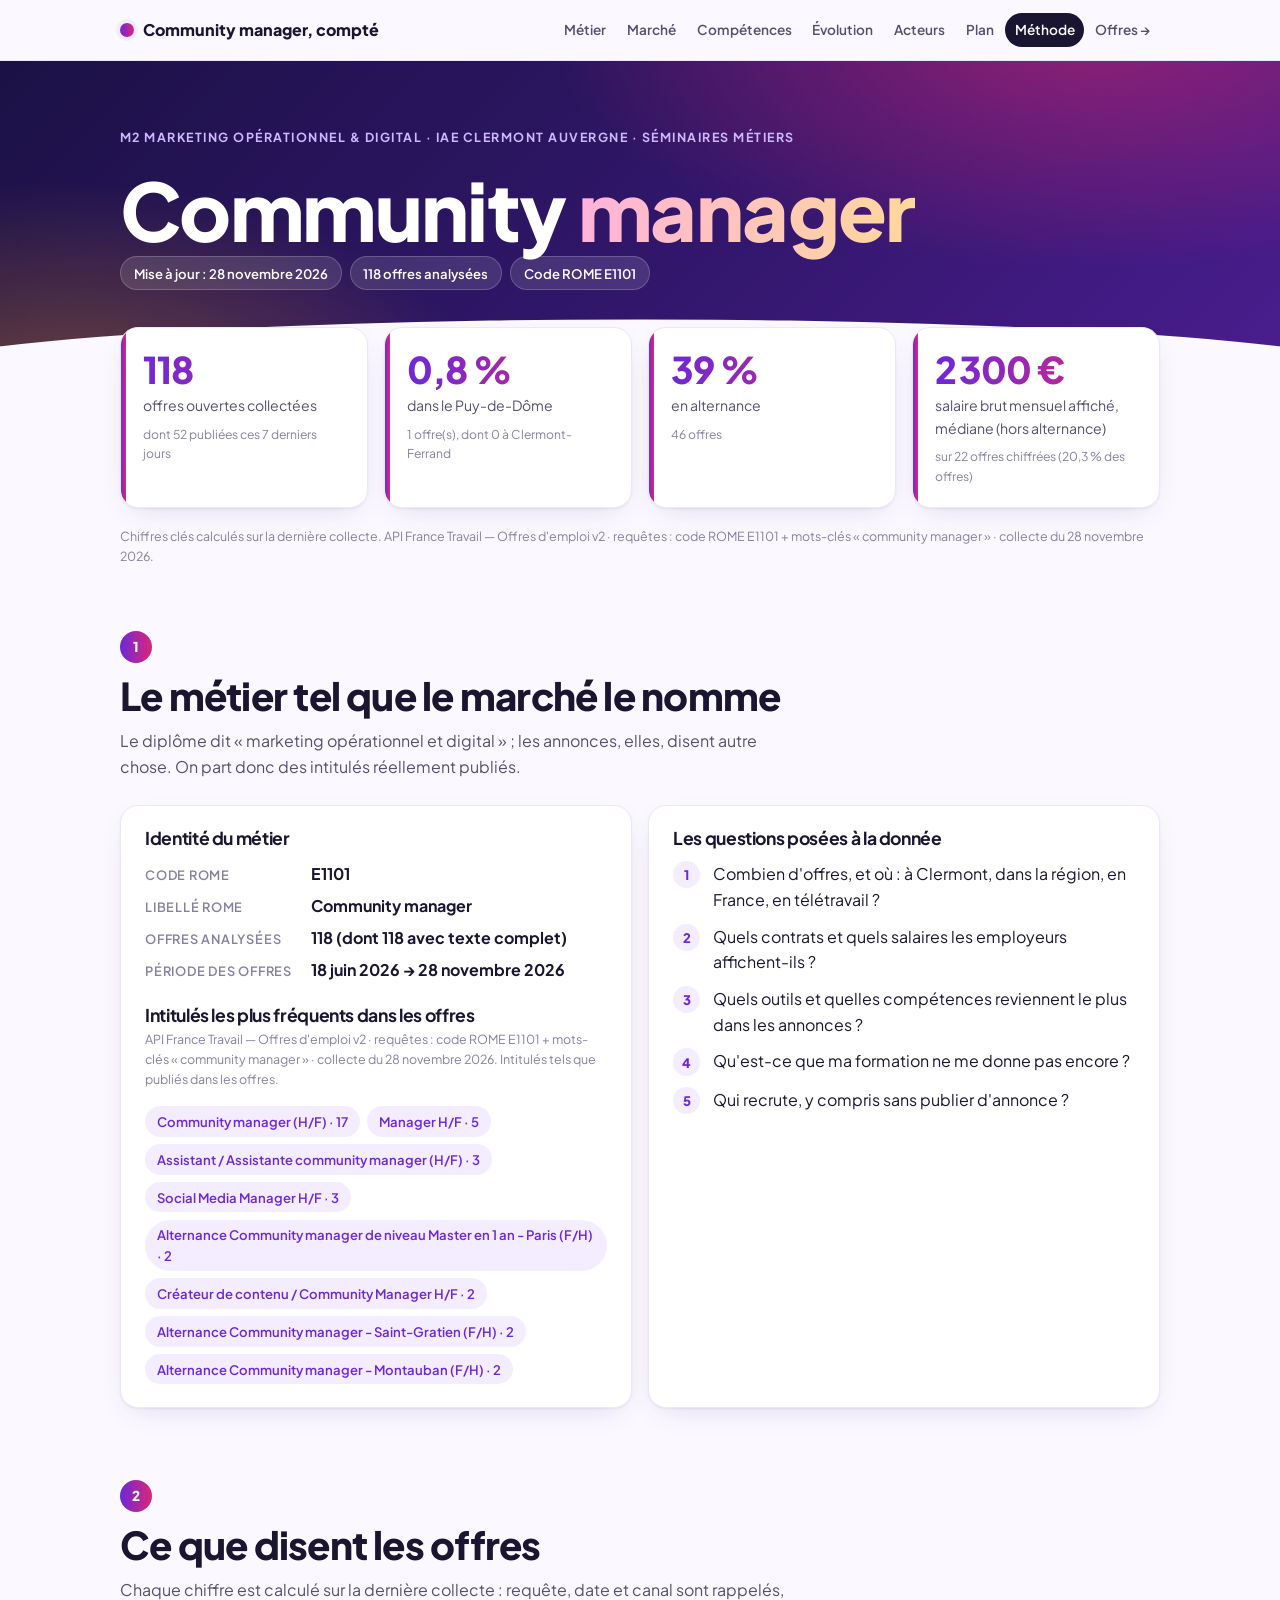
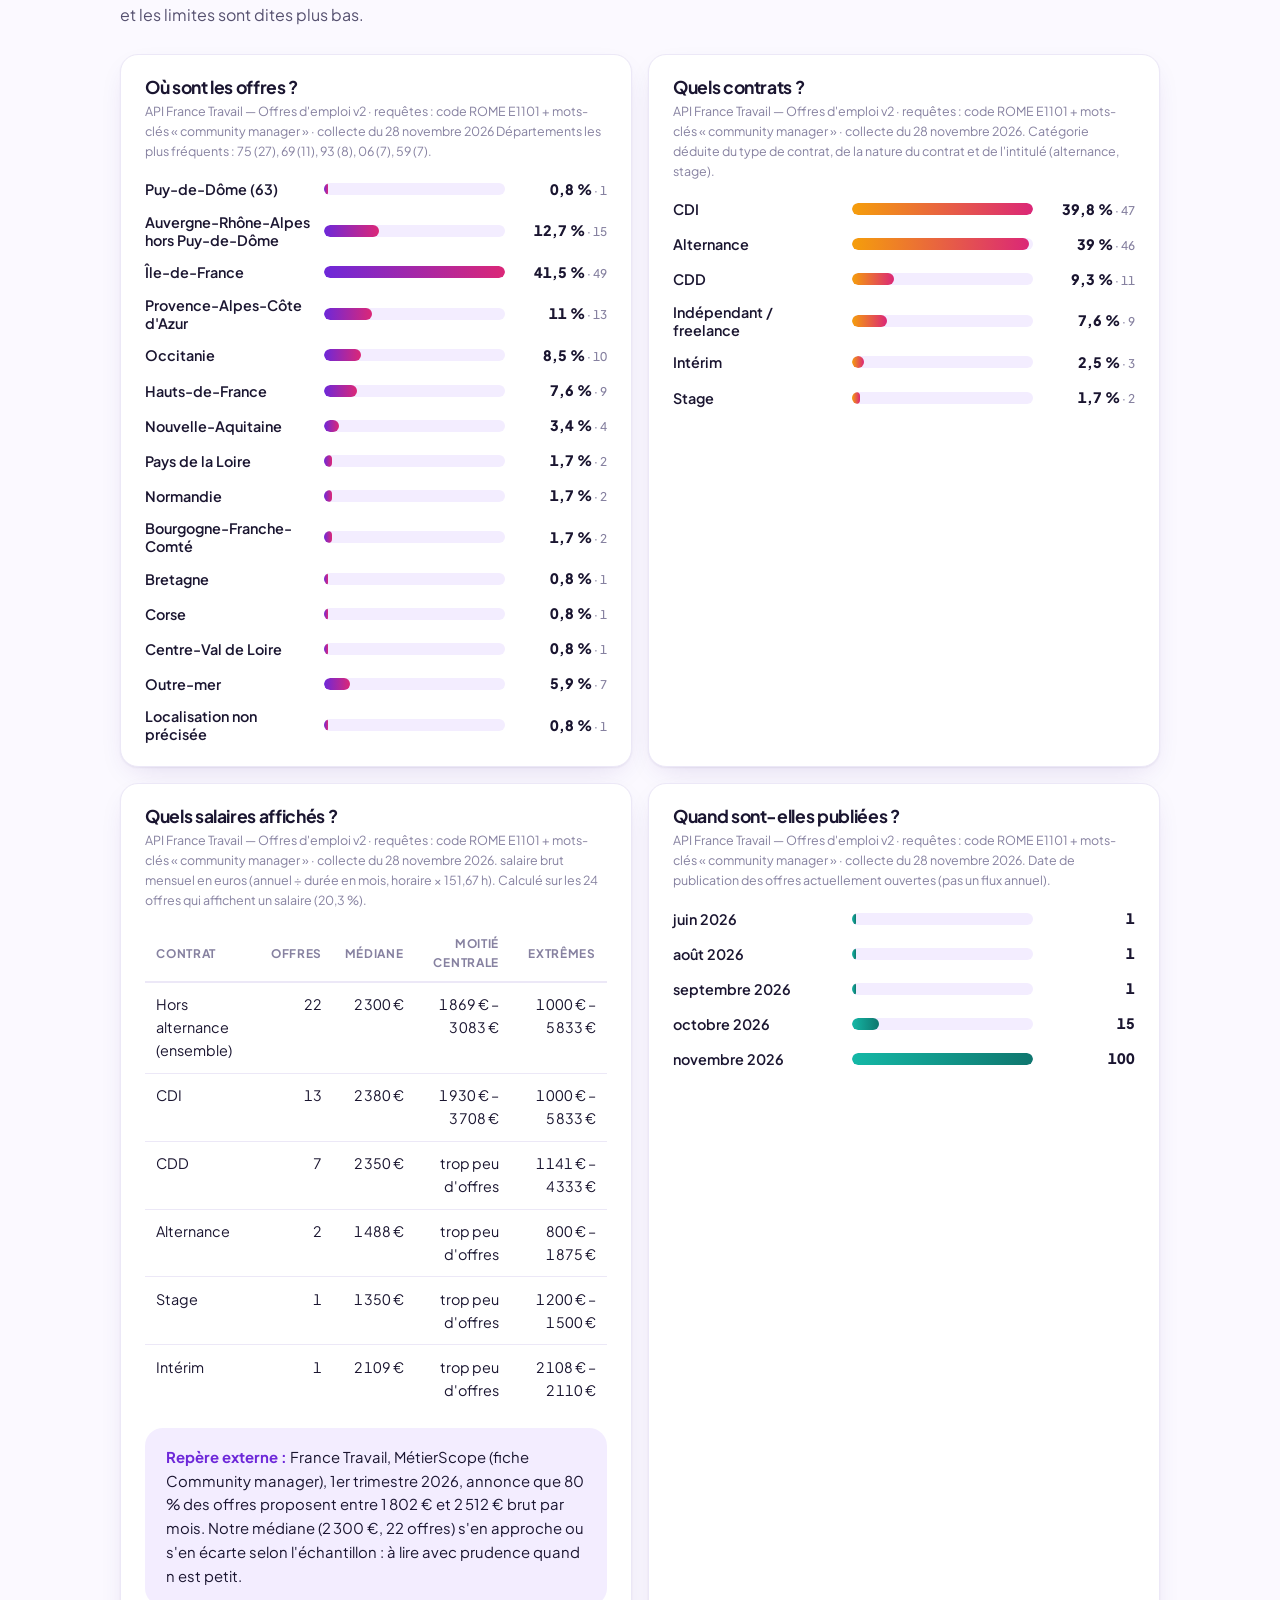
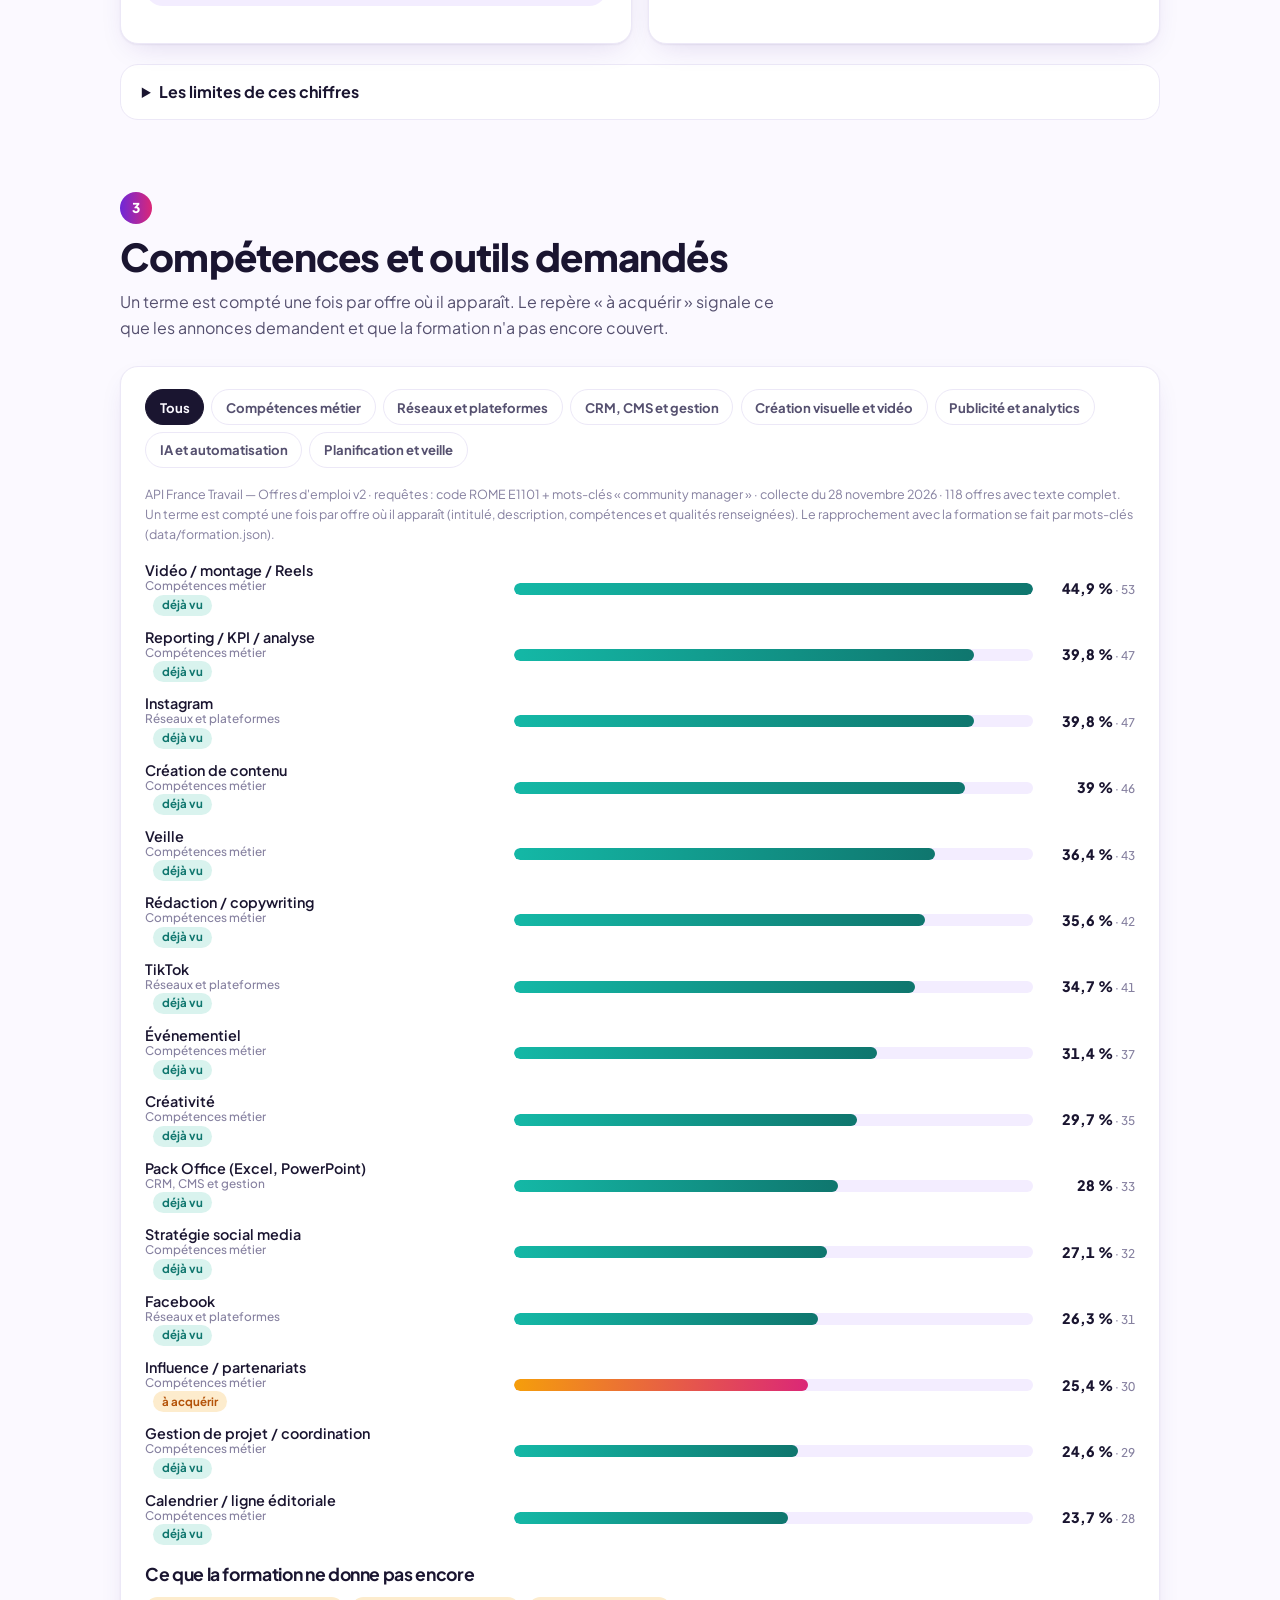
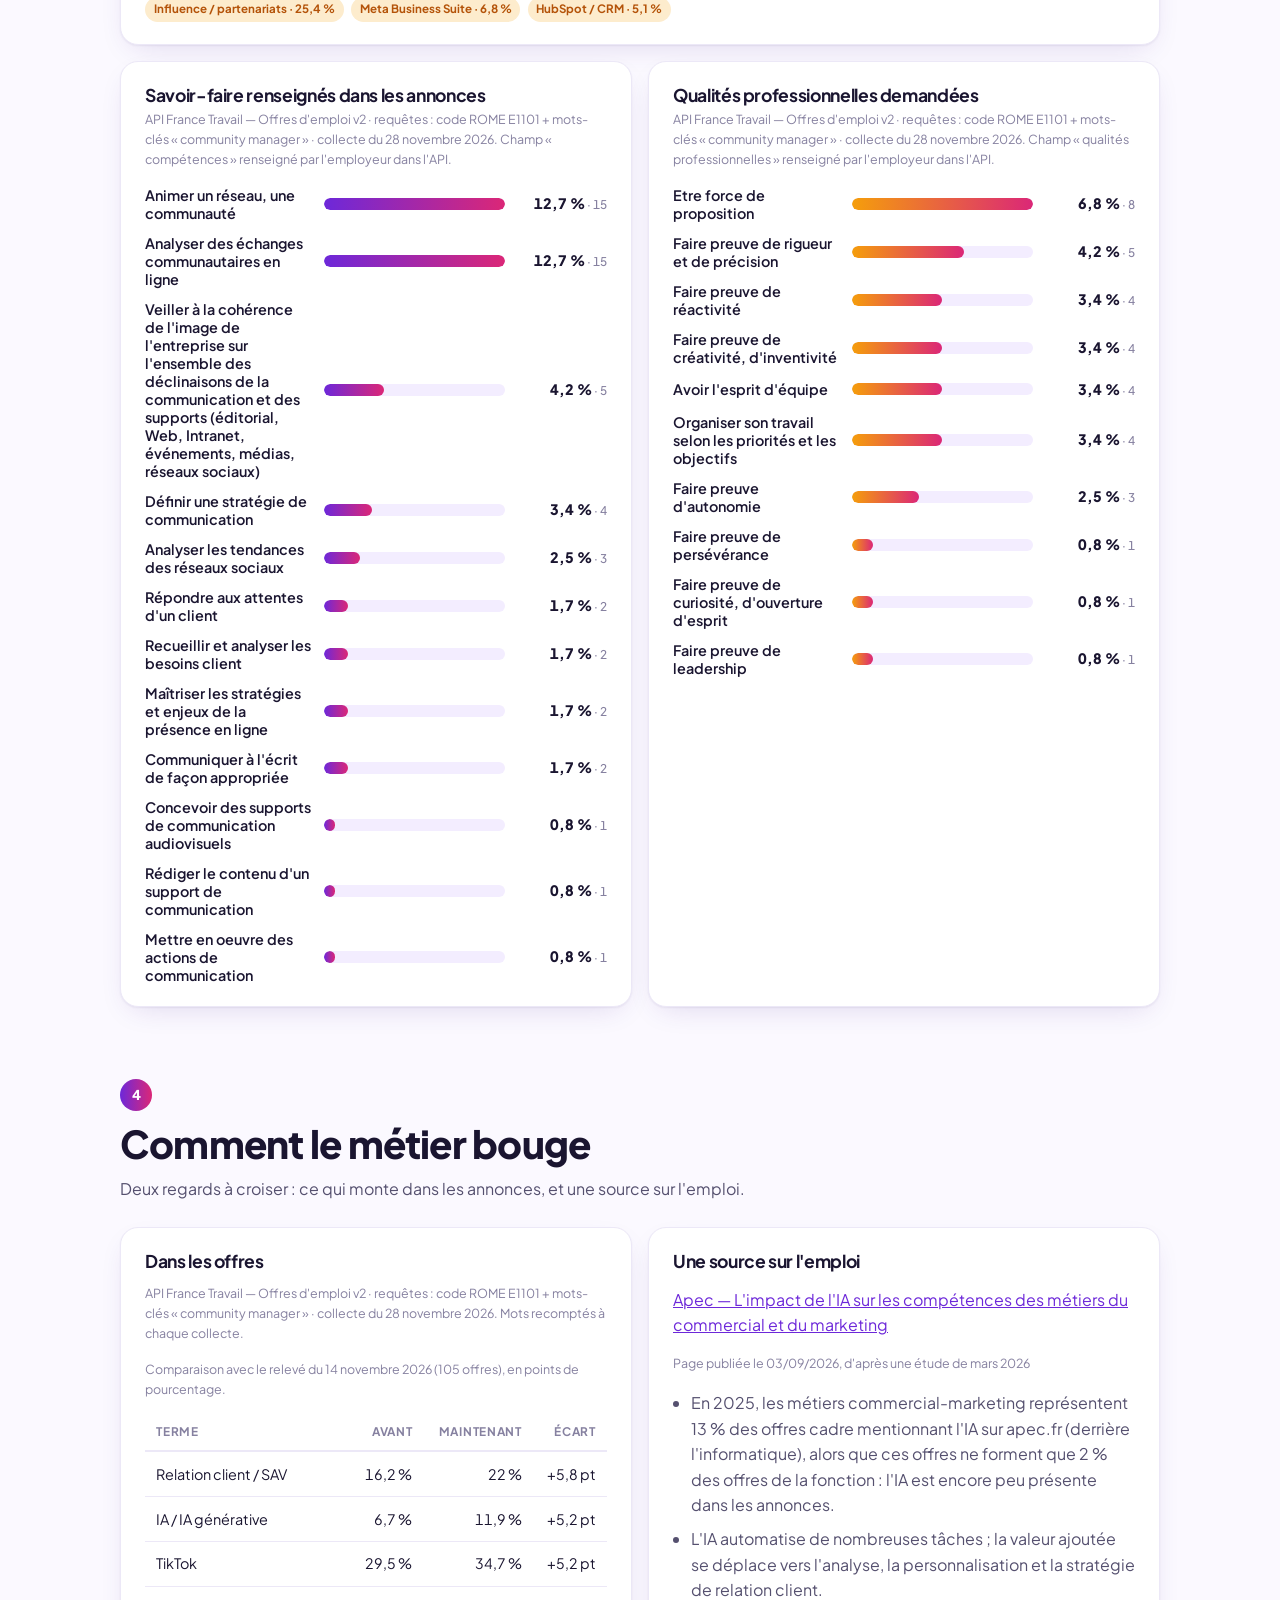
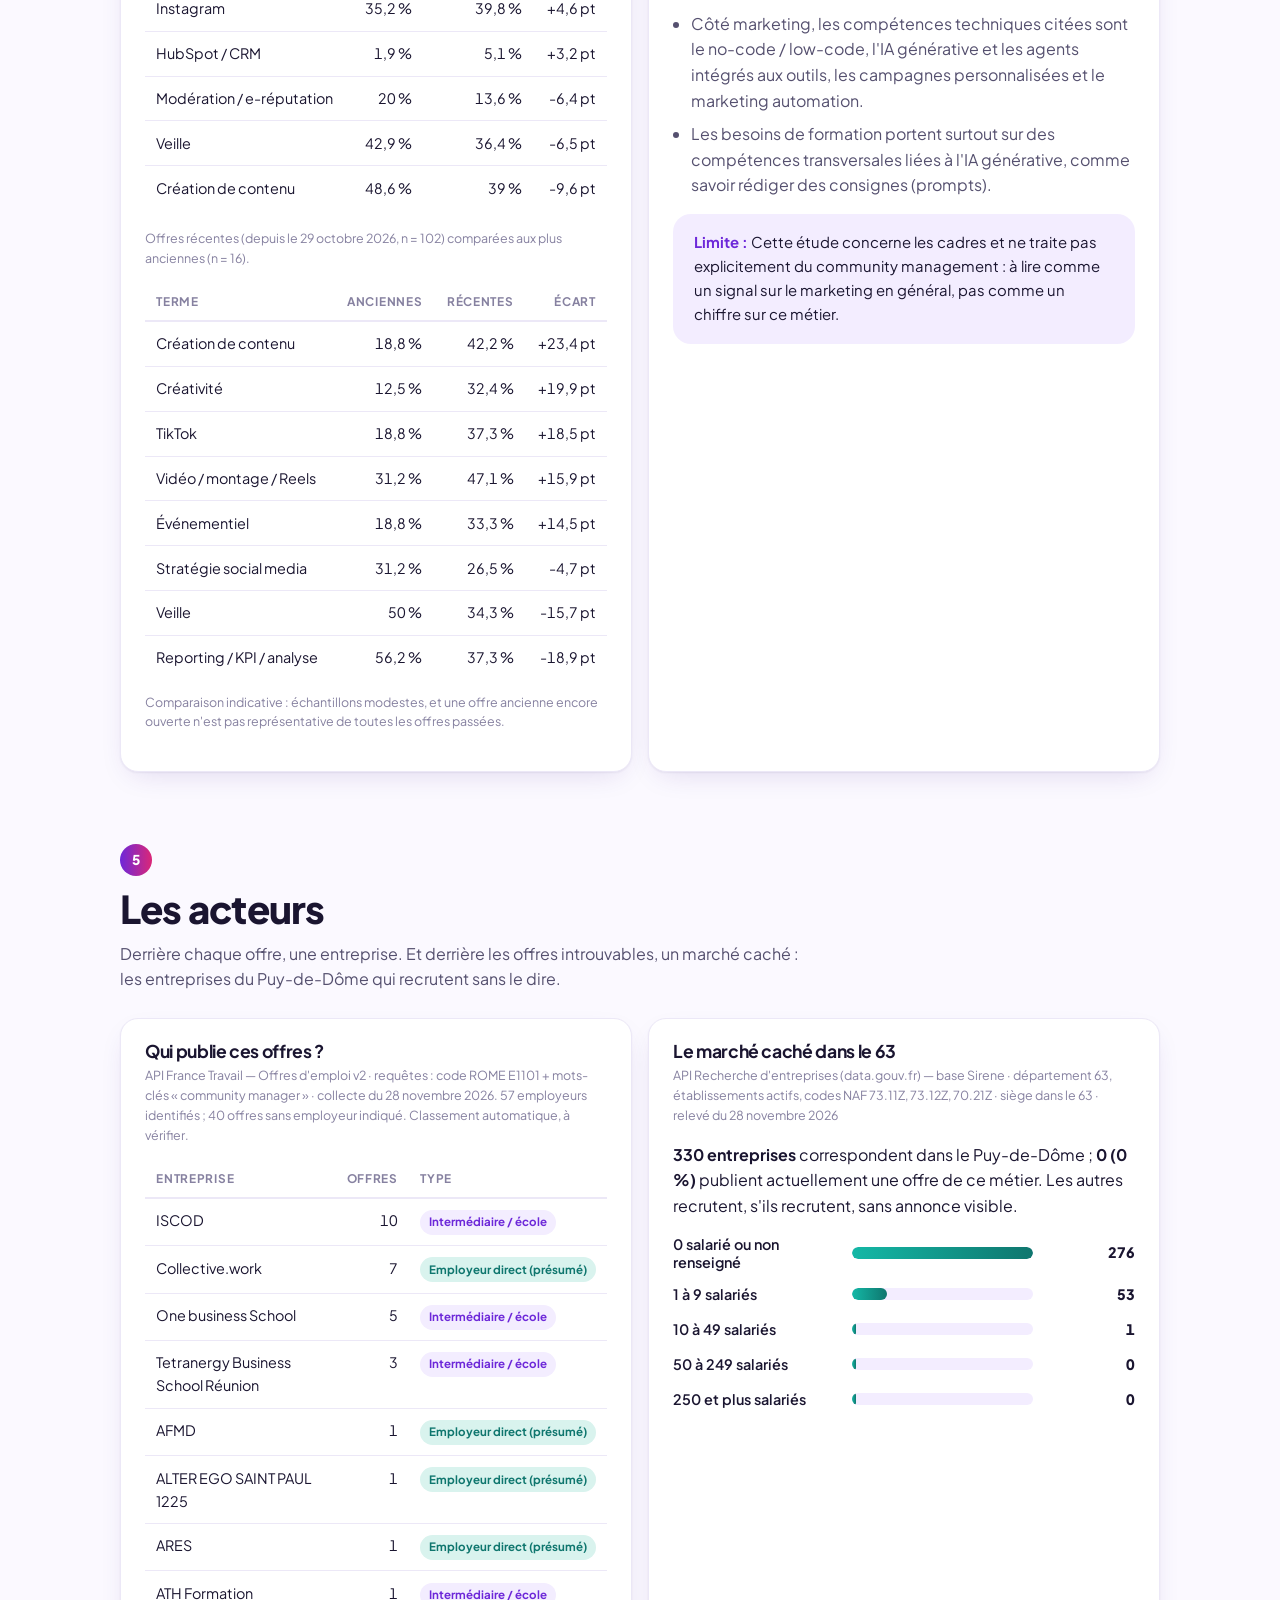
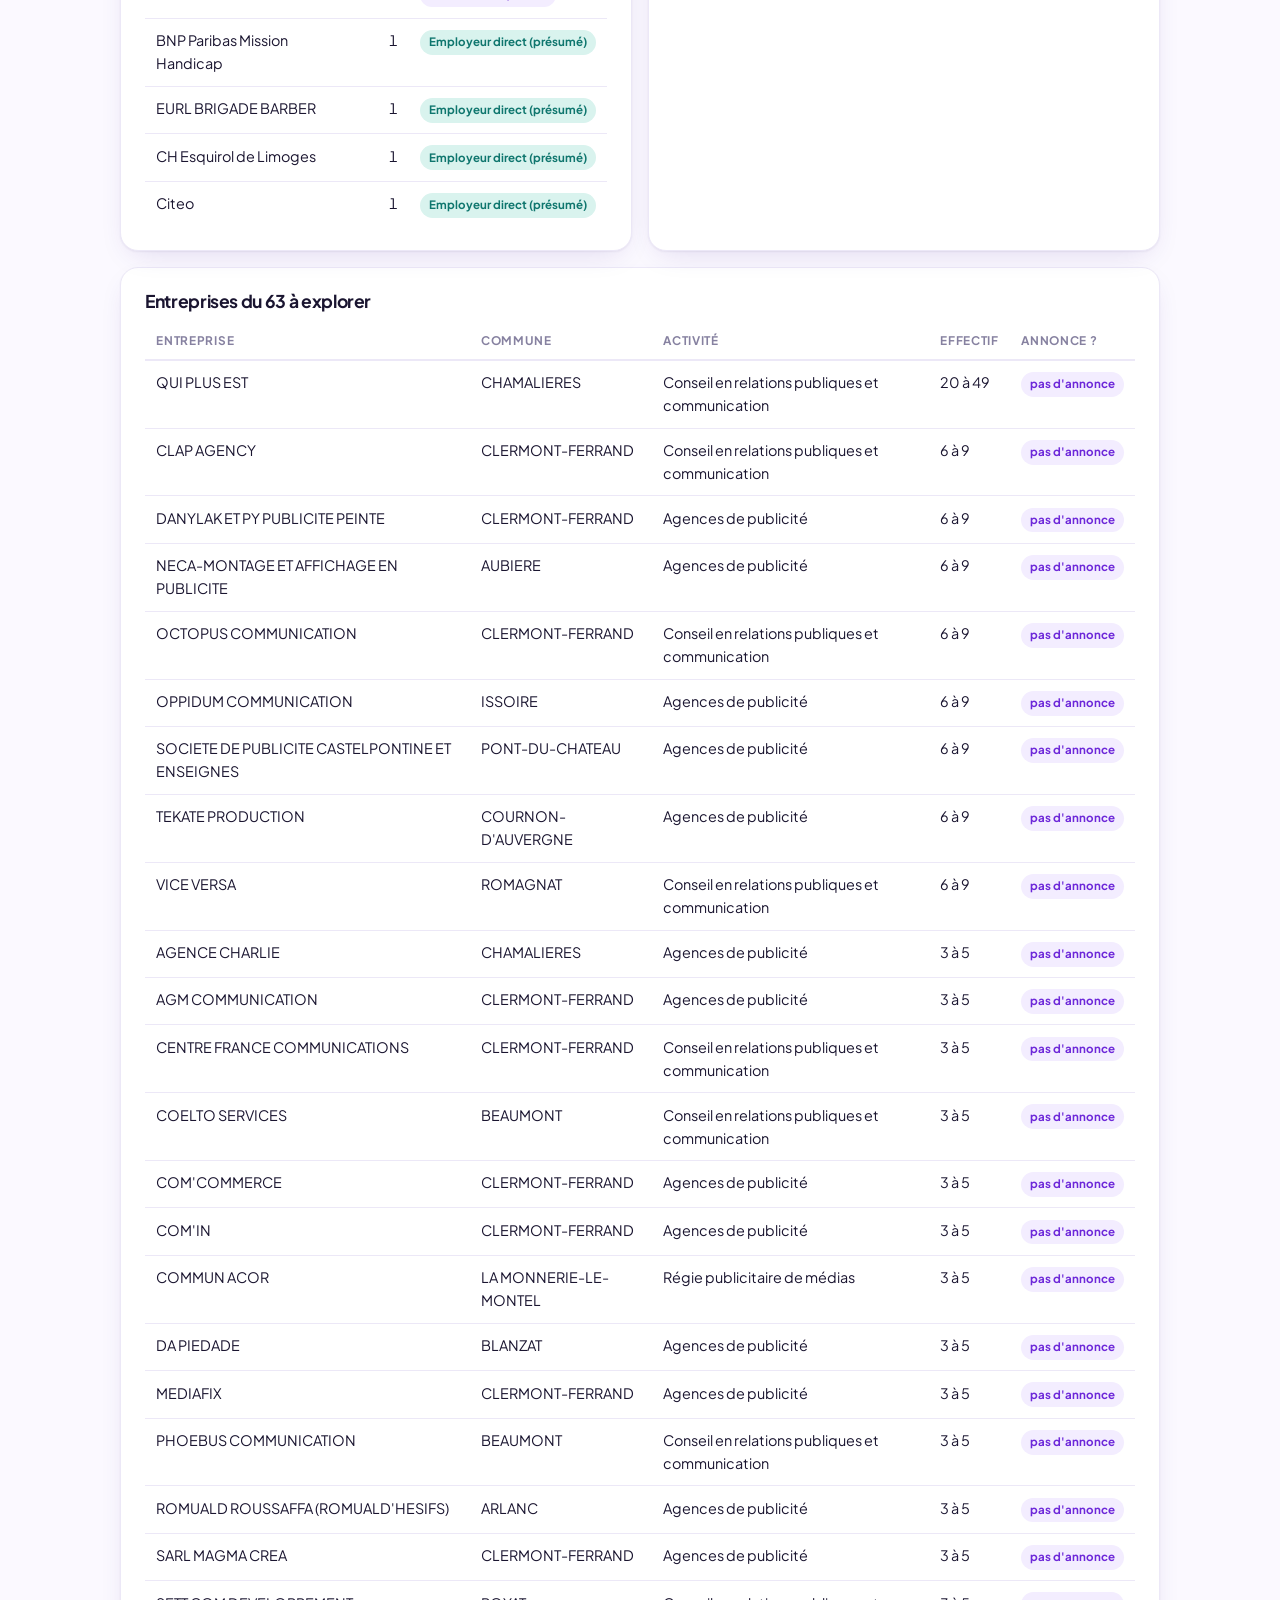
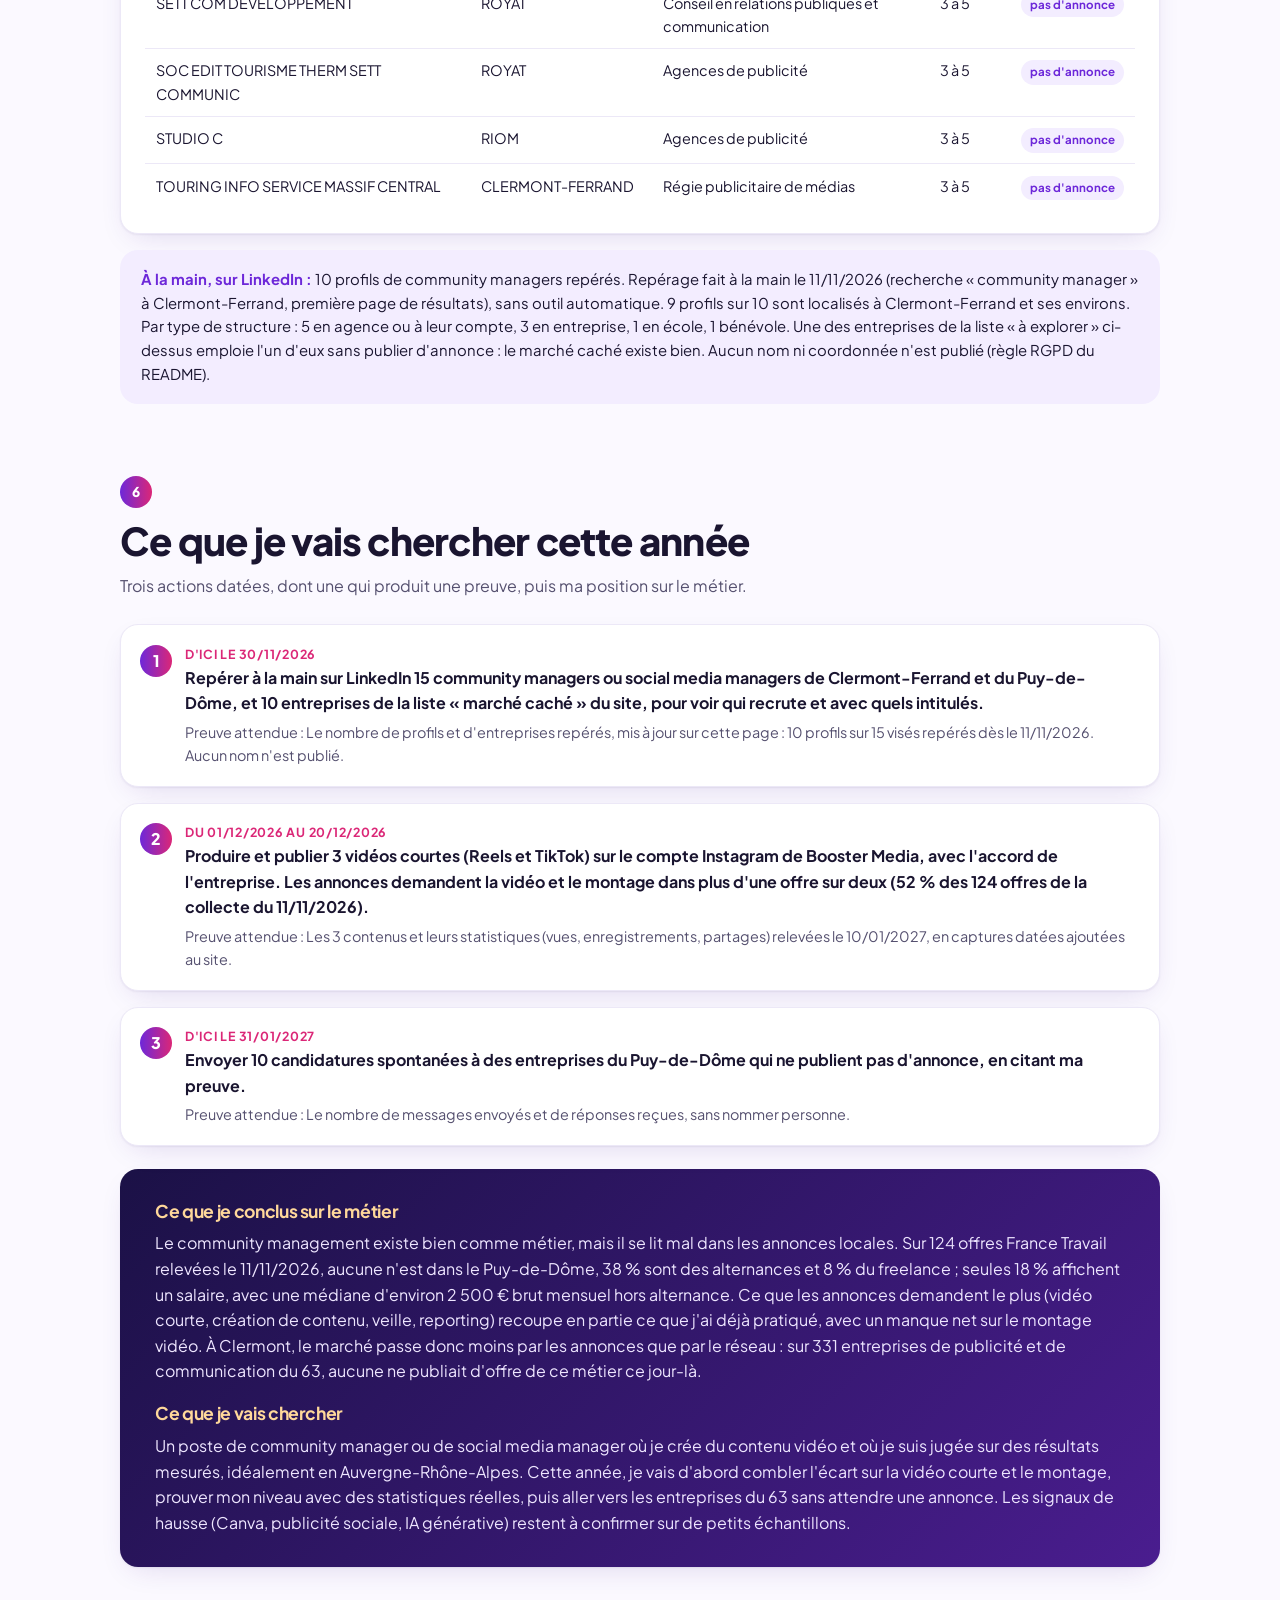
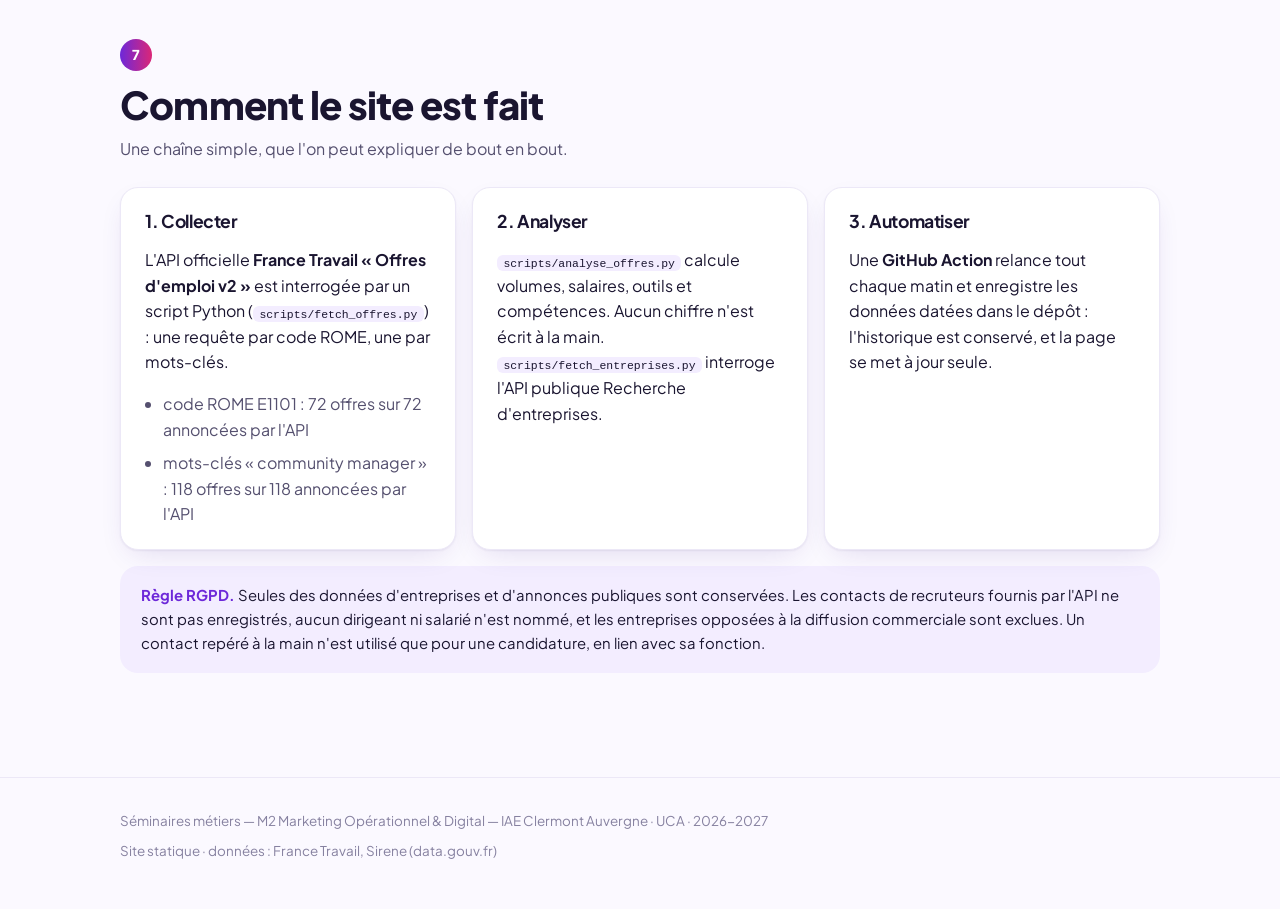
<file: index.html>
<!doctype html>
<html lang="fr">
<head>
<meta charset="UTF-8">
<meta name="viewport" content="width=device-width, initial-scale=1.0">
<title>Community manager — le métier, compté</title>
<meta name="description" content="Le marché du métier de community manager lu dans les offres d'emploi France Travail : volumes, salaires, compétences, acteurs. Veille automatique.">
<link rel="preconnect" href="https://fonts.googleapis.com">
<link rel="preconnect" href="https://fonts.gstatic.com" crossorigin>
<link href="https://fonts.googleapis.com/css2?family=Plus+Jakarta+Sans:wght@400;500;600;700;800&display=swap" rel="stylesheet">
<link rel="stylesheet" href="style.css">
</head>
<body>
<div class="nav-wrap">
  <nav class="nav">
    <a href="index.html" class="brand"><span class="brand-dot"></span>Community manager, compté</a>
    <div class="nav-links" id="nav-links">
      <a href="#metier">Métier</a>
      <a href="#marche">Marché</a>
      <a href="#competences">Compétences</a>
      <a href="#evolution">Évolution</a>
      <a href="#acteurs">Acteurs</a>
      <a href="#plan">Plan</a>
      <a href="#methode">Méthode</a>
      <a href="offres.html">Offres →</a>
    </div>
  </nav>
</div>

<header class="hero">
  <div class="hero-inner">
    <p class="eyebrow">M2 Marketing Opérationnel &amp; Digital · IAE Clermont Auvergne · Séminaires métiers</p>
    <h1>Community <span>manager</span></h1>
    <div class="chips" id="hero-chips"></div>
  </div>
  <div class="hero-wave"></div>
</header>

<div class="kpis" id="kpis" aria-live="polite"></div>

<main>
  <section class="block" id="metier">
    <div class="sec-head">
      <span class="sec-num">1</span>
      <h2>Le métier tel que le marché le nomme</h2>
      <p class="sec-lead">Le diplôme dit « marketing opérationnel et digital » ; les annonces, elles, disent autre chose.
        On part donc des intitulés réellement publiés.</p>
    </div>
    <div class="grid grid-2">
      <div class="card">
        <h3>Identité du métier</h3>
        <dl class="rome" id="rome"></dl>
        <h3 style="margin-top:1.4rem">Intitulés les plus fréquents dans les offres</h3>
        <p class="src" id="src-intitules"></p>
        <div class="tags" id="intitules"></div>
      </div>
      <div class="card">
        <h3>Les questions posées à la donnée</h3>
        <ol class="questions">
          <li>Combien d'offres, et où : à Clermont, dans la région, en France, en télétravail ?</li>
          <li>Quels contrats et quels salaires les employeurs affichent-ils ?</li>
          <li>Quels outils et quelles compétences reviennent le plus dans les annonces ?</li>
          <li>Qu'est-ce que ma formation ne me donne pas encore ?</li>
          <li>Qui recrute, y compris sans publier d'annonce ?</li>
        </ol>
      </div>
    </div>
  </section>

  <section class="block" id="marche">
    <div class="sec-head">
      <span class="sec-num">2</span>
      <h2>Ce que disent les offres</h2>
      <p class="sec-lead">Chaque chiffre est calculé sur la dernière collecte : requête, date et canal sont rappelés, et les
        limites sont dites plus bas.</p>
    </div>
    <div class="grid grid-2">
      <div class="card"><h3>Où sont les offres ?</h3><p class="src" id="src-geo"></p><div class="bars" id="geo"></div></div>
      <div class="card"><h3>Quels contrats ?</h3><p class="src" id="src-contrats"></p><div class="bars" id="contrats"></div></div>
      <div class="card"><h3>Quels salaires affichés ?</h3><p class="src" id="src-salaires"></p><div class="table-wrap" id="salaires"></div><div id="repere"></div></div>
      <div class="card"><h3>Quand sont-elles publiées ?</h3><p class="src" id="src-mois"></p><div class="bars" id="mois"></div></div>
    </div>
    <details class="limits" id="limites"><summary>Les limites de ces chiffres</summary><ul id="limites-liste"></ul></details>
  </section>

  <section class="block" id="competences">
    <div class="sec-head">
      <span class="sec-num">3</span>
      <h2>Compétences et outils demandés</h2>
      <p class="sec-lead">Un terme est compté une fois par offre où il apparaît. Le repère « à acquérir » signale ce que les
        annonces demandent et que la formation n'a pas encore couvert.</p>
    </div>
    <div class="card">
      <div class="filters" id="filtres-outils"></div>
      <p class="src" id="src-outils"></p>
      <div class="bars" id="outils"></div>
      <div id="formation-note" style="margin-top:1.2rem"></div>
    </div>
    <div class="grid grid-2" style="margin-top:1rem">
      <div class="card"><h3>Savoir-faire renseignés dans les annonces</h3><p class="src" id="src-apicomp"></p><div class="bars" id="api-comp"></div></div>
      <div class="card"><h3>Qualités professionnelles demandées</h3><p class="src" id="src-apiqual"></p><div class="bars" id="api-qual"></div></div>
    </div>
  </section>

  <section class="block" id="evolution">
    <div class="sec-head">
      <span class="sec-num">4</span>
      <h2>Comment le métier bouge</h2>
      <p class="sec-lead">Deux regards à croiser : ce qui monte dans les annonces, et une source sur l'emploi.</p>
    </div>
    <div class="grid grid-2">
      <div class="card"><h3>Dans les offres</h3><div id="mouvement"></div></div>
      <div class="card"><h3>Une source sur l'emploi</h3><div id="source-emploi"></div></div>
    </div>
  </section>

  <section class="block" id="acteurs">
    <div class="sec-head">
      <span class="sec-num">5</span>
      <h2>Les acteurs</h2>
      <p class="sec-lead">Derrière chaque offre, une entreprise. Et derrière les offres introuvables, un marché caché :
        les entreprises du Puy-de-Dôme qui recrutent sans le dire.</p>
    </div>
    <div class="grid grid-2">
      <div class="card"><h3>Qui publie ces offres ?</h3><p class="src" id="src-recruteurs"></p><div class="table-wrap" id="recruteurs"></div></div>
      <div class="card"><h3>Le marché caché dans le 63</h3><p class="src" id="src-cache"></p><div id="cache"></div></div>
    </div>
    <div class="card" style="margin-top:1rem" id="cibles-card"><h3>Entreprises du 63 à explorer</h3><div class="table-wrap" id="cibles"></div></div>
    <div class="callout" style="margin-top:1rem" id="linkedin"></div>
  </section>

  <section class="block" id="plan">
    <div class="sec-head">
      <span class="sec-num">6</span>
      <h2>Ce que je vais chercher cette année</h2>
      <p class="sec-lead">Trois actions datées, dont une qui produit une preuve, puis ma position sur le métier.</p>
    </div>
    <ol class="timeline" id="plan-liste"></ol>
    <div id="position" style="margin-top:1.4rem"></div>
  </section>

  <section class="block" id="methode">
    <div class="sec-head">
      <span class="sec-num">7</span>
      <h2>Comment le site est fait</h2>
      <p class="sec-lead">Une chaîne simple, que l'on peut expliquer de bout en bout.</p>
    </div>
    <div class="grid grid-3">
      <div class="card"><h3>1. Collecter</h3><p>L'API officielle <strong>France Travail « Offres d'emploi v2 »</strong> est interrogée par un script Python
        (<code>scripts/fetch_offres.py</code>) : une requête par code ROME, une par mots-clés.</p><div id="requetes"></div></div>
      <div class="card"><h3>2. Analyser</h3><p><code>scripts/analyse_offres.py</code> calcule volumes, salaires, outils et compétences. Aucun chiffre
        n'est écrit à la main. <code>scripts/fetch_entreprises.py</code> interroge l'API publique Recherche d'entreprises.</p></div>
      <div class="card"><h3>3. Automatiser</h3><p>Une <strong>GitHub Action</strong> relance tout chaque matin et enregistre les données datées dans le
        dépôt : l'historique est conservé, et la page se met à jour seule.</p></div>
    </div>
    <div class="callout" style="margin-top:1rem"><strong>Règle RGPD.</strong> Seules des données d'entreprises et d'annonces publiques sont
      conservées. Les contacts de recruteurs fournis par l'API ne sont pas enregistrés, aucun dirigeant ni salarié n'est nommé, et les
      entreprises opposées à la diffusion commerciale sont exclues. Un contact repéré à la main n'est utilisé que pour une candidature, en
      lien avec sa fonction.</div>
  </section>
</main>

<footer>
  <div class="foot">
    <span>Séminaires métiers — M2 Marketing Opérationnel &amp; Digital — IAE Clermont Auvergne · UCA · 2026-2027</span>
    <span>Site statique · données : France Travail, Sirene (data.gouv.fr)</span>
  </div>
</footer>
<script src="script.js"></script>
</body>
</html>
</file>
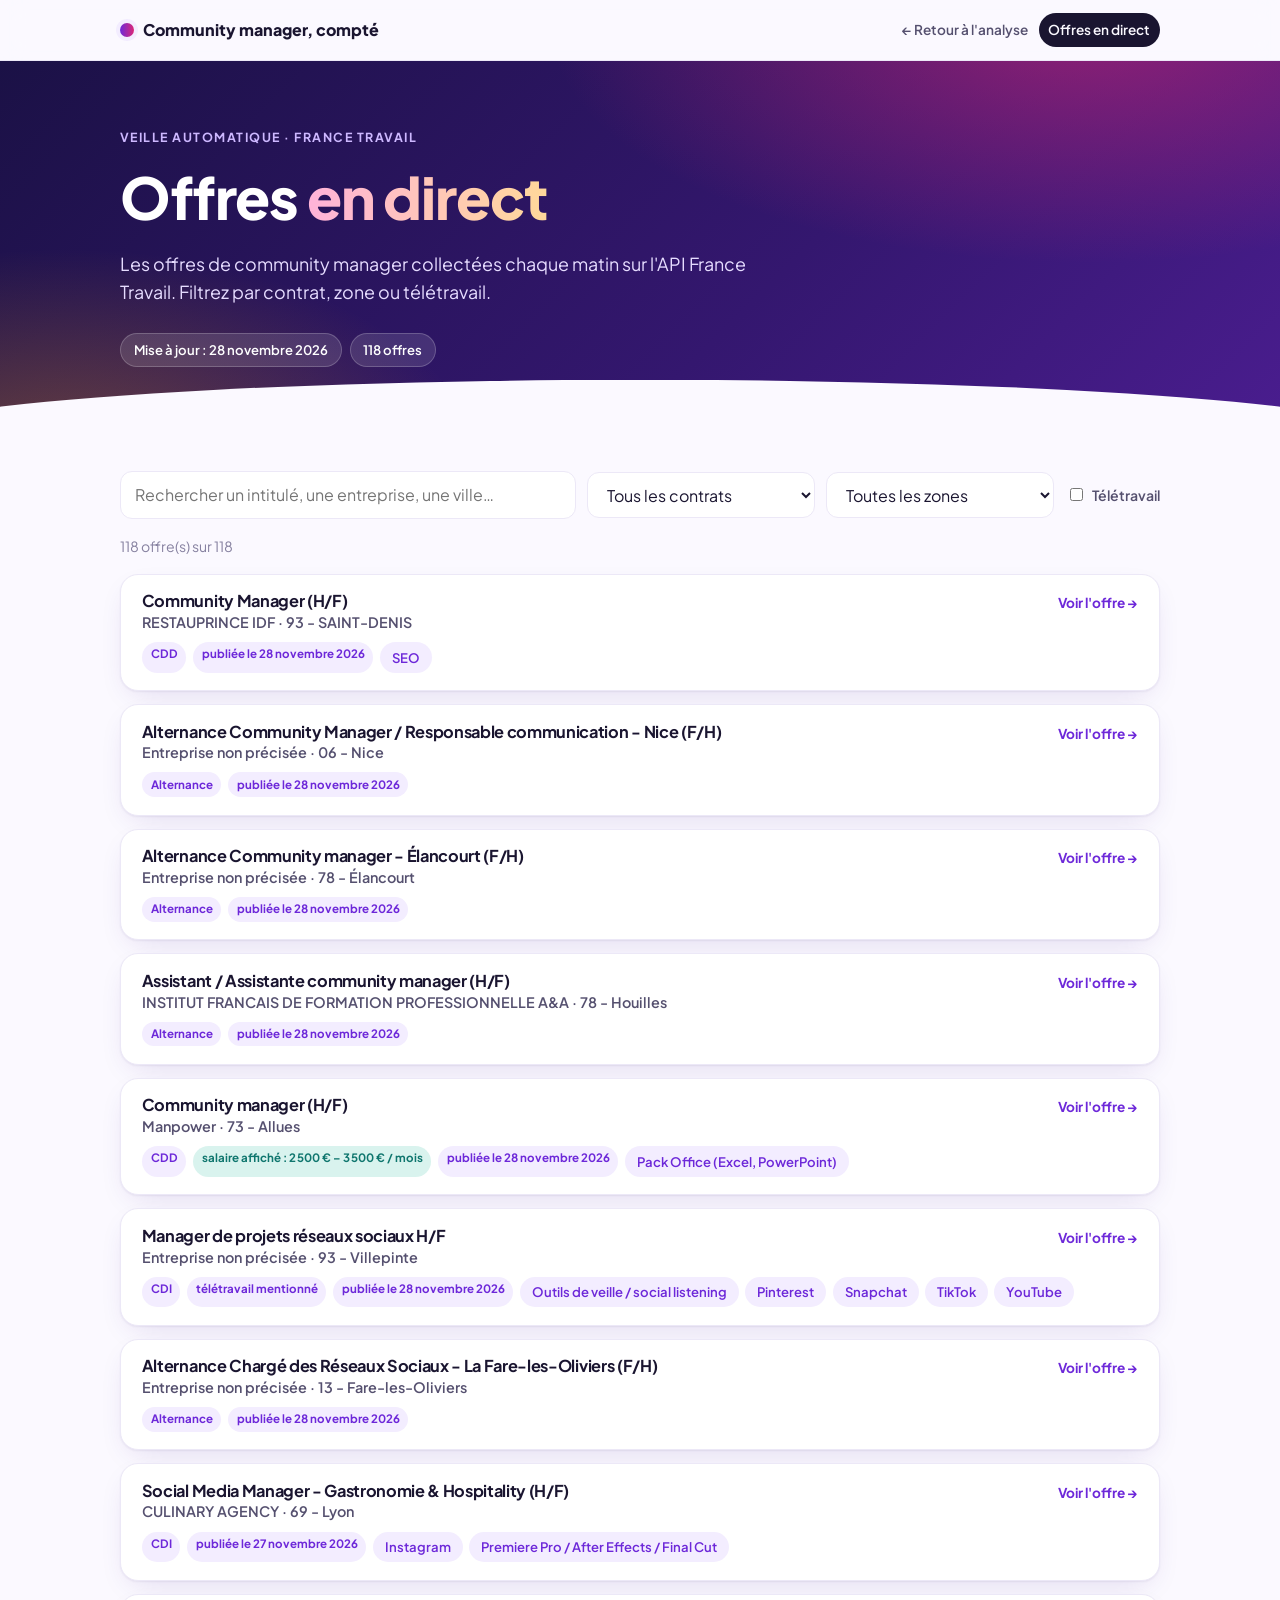
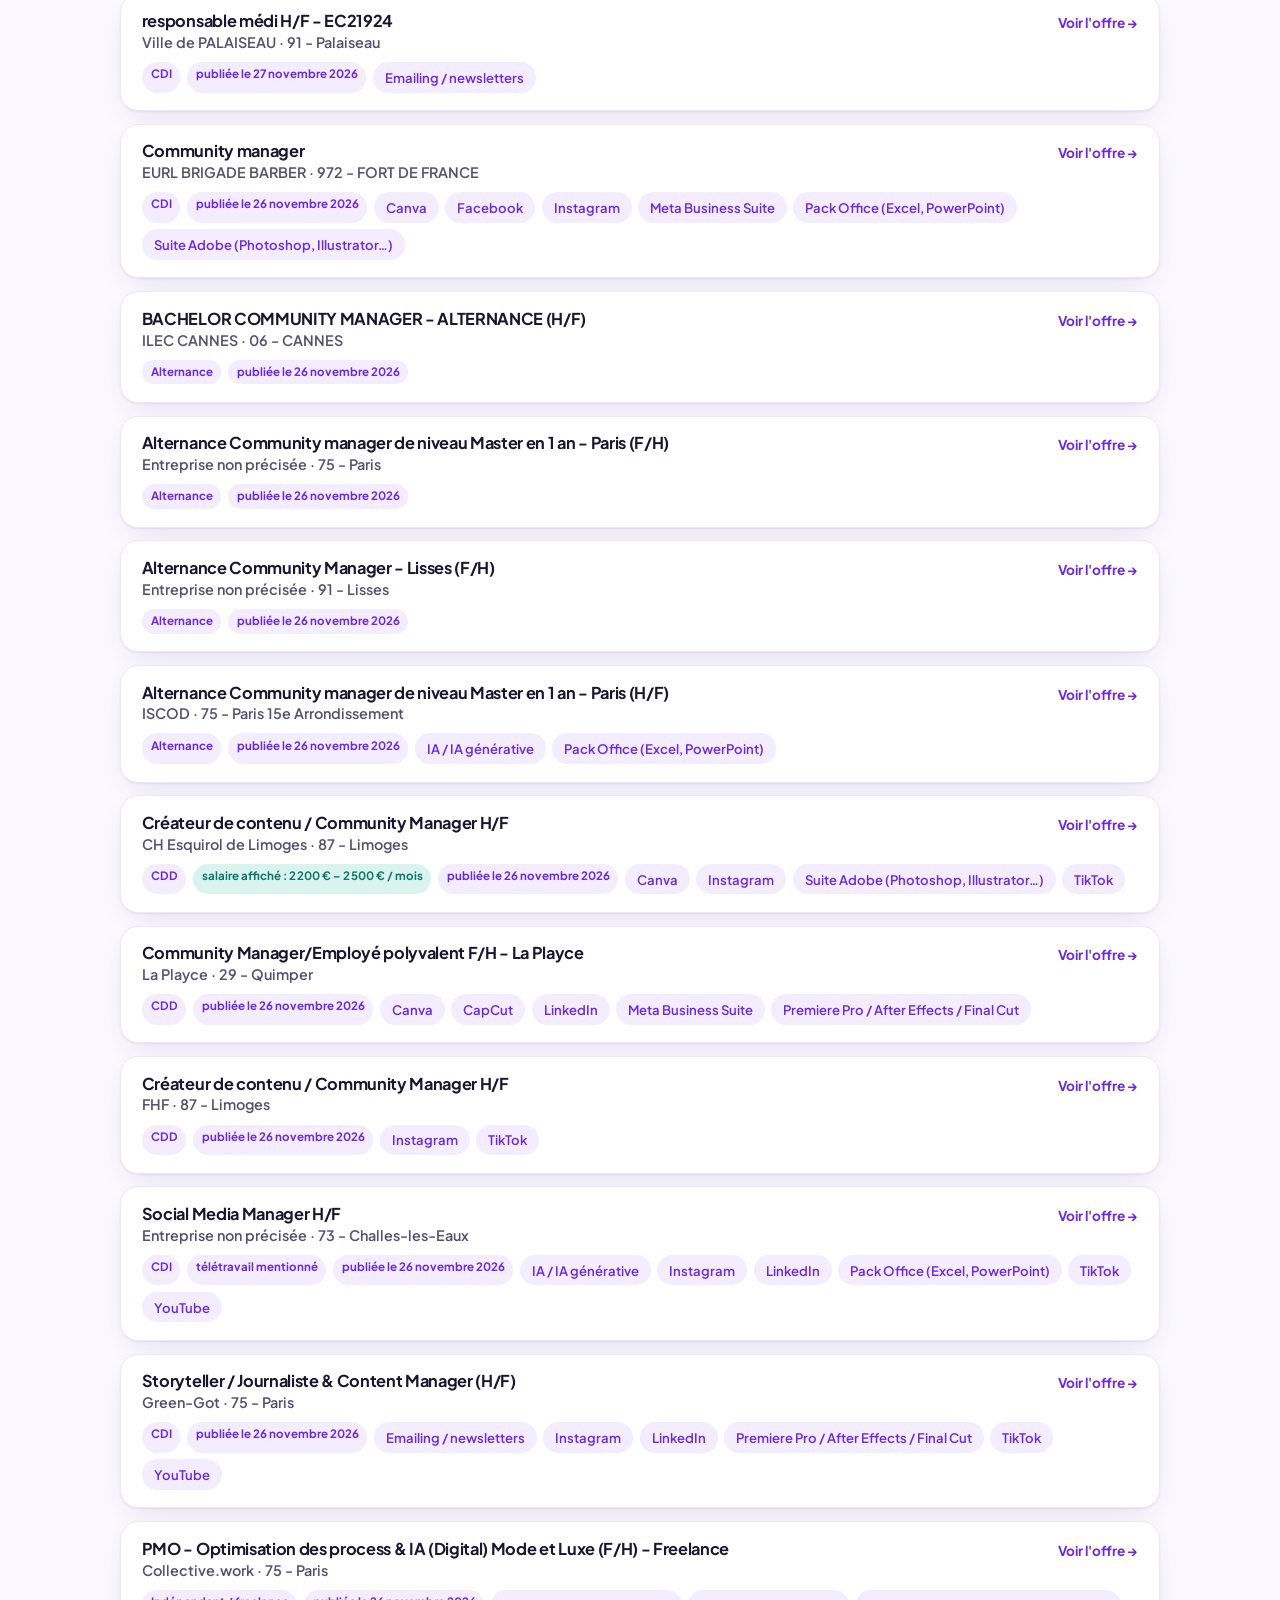
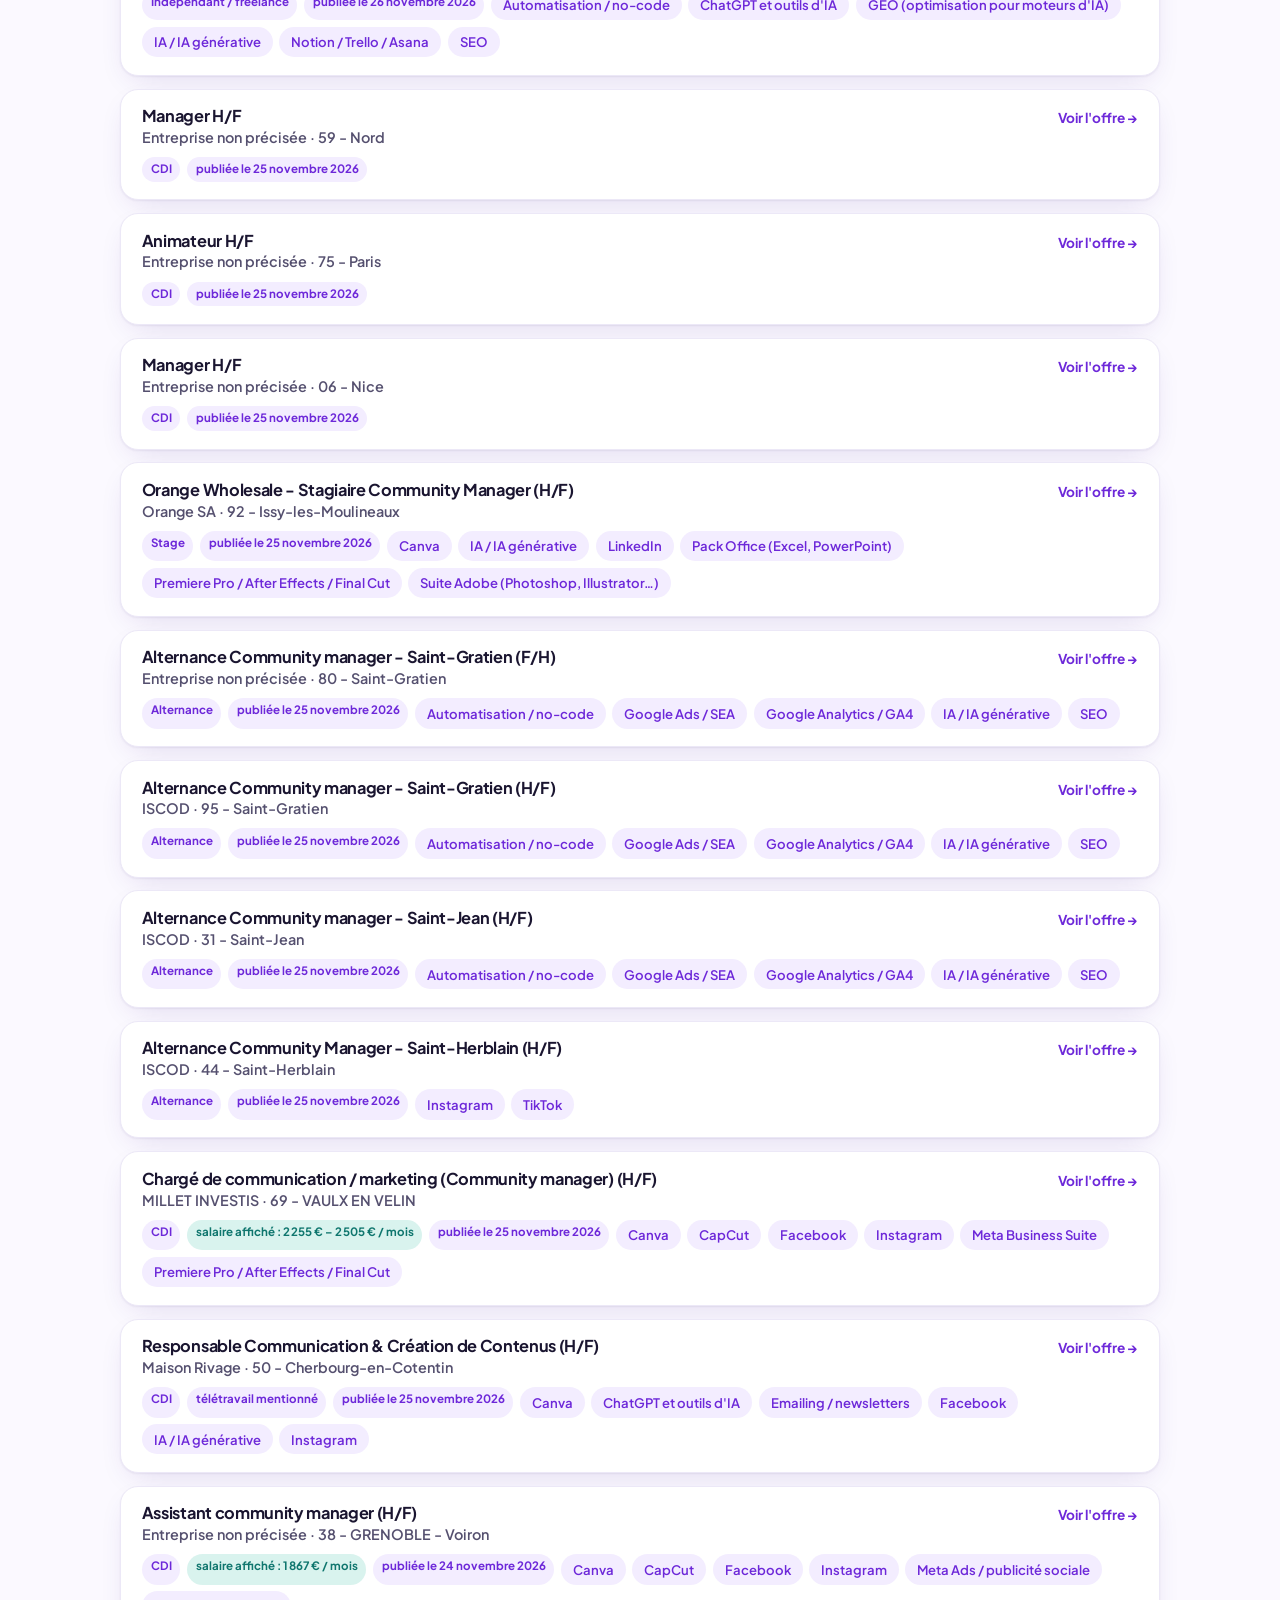
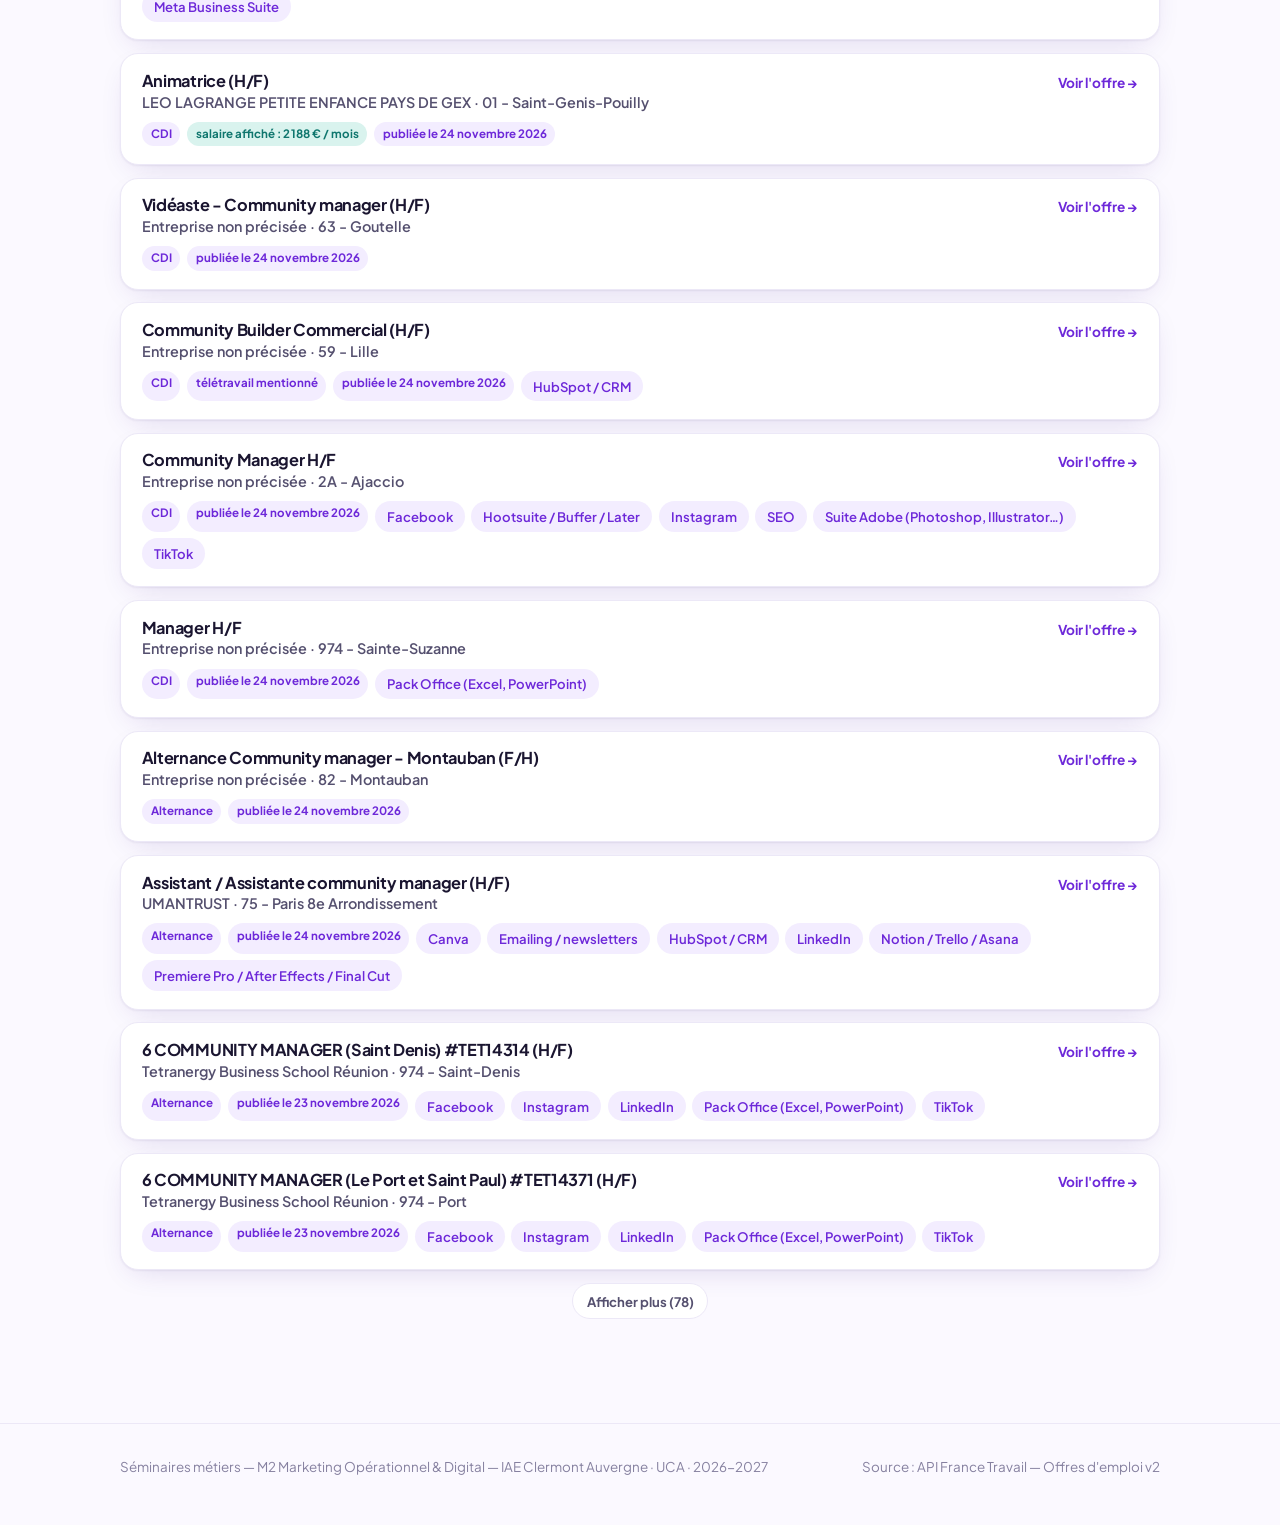
<file: offres.html>
<!doctype html>
<html lang="fr">
<head>
<meta charset="UTF-8">
<meta name="viewport" content="width=device-width, initial-scale=1.0">
<title>Offres en direct — Community manager</title>
<link rel="preconnect" href="https://fonts.googleapis.com">
<link rel="preconnect" href="https://fonts.gstatic.com" crossorigin>
<link href="https://fonts.googleapis.com/css2?family=Plus+Jakarta+Sans:wght@400;500;600;700;800&display=swap" rel="stylesheet">
<link rel="stylesheet" href="style.css">
</head>
<body>
<div class="nav-wrap">
  <nav class="nav">
    <a href="index.html" class="brand"><span class="brand-dot"></span>Community manager, compté</a>
    <div class="nav-links">
      <a href="index.html">← Retour à l'analyse</a>
      <a href="offres.html" class="is-active">Offres en direct</a>
    </div>
  </nav>
</div>

<header class="hero">
  <div class="hero-inner" style="padding-bottom:4.5rem">
    <p class="eyebrow">Veille automatique · France Travail</p>
    <h1 style="font-size:clamp(2.2rem,6vw,3.6rem)">Offres <span>en direct</span></h1>
    <p class="hero-lead">Les offres de community manager collectées chaque matin sur l'API France Travail. Filtrez par contrat,
      zone ou télétravail.</p>
    <div class="chips" id="hero-chips"></div>
  </div>
  <div class="hero-wave"></div>
</header>

<main>
  <section class="block" style="padding-top:2rem">
    <div class="toolbar">
      <input type="search" id="q" placeholder="Rechercher un intitulé, une entreprise, une ville…" aria-label="Rechercher">
      <select id="f-contrat" aria-label="Contrat"><option value="">Tous les contrats</option></select>
      <select id="f-zone" aria-label="Zone"><option value="">Toutes les zones</option></select>
      <label><input type="checkbox" id="f-tt"> Télétravail</label>
    </div>
    <p class="count" id="count" aria-live="polite"></p>
    <div class="offres" id="liste"></div>
    <p class="empty" id="vide" hidden>Aucune offre ne correspond à ces filtres.</p>
  </section>
</main>

<footer>
  <div class="foot">
    <span>Séminaires métiers — M2 Marketing Opérationnel &amp; Digital — IAE Clermont Auvergne · UCA · 2026-2027</span>
    <span>Source : API France Travail — Offres d'emploi v2</span>
  </div>
</footer>
<script src="script.js"></script>
</body>
</html>
</file>
<file: style.css>
/* Community manager, compté — feuille de style */
:root {
  --bg: #fbf9ff;
  --card: #ffffff;
  --ink: #1a1530;
  --ink-soft: #55506f;
  --muted: #8681a0;
  --line: #ece8f7;
  --brand: #6d28d9;
  --brand-2: #db2777;
  --amber: #f59e0b;
  --teal: #0f766e;
  --teal-bg: #d9f3ee;
  --warn: #b45309;
  --warn-bg: #fdeccd;
  --soft: #f3edff;
  --shadow: 0 1px 2px rgba(40, 20, 90, .06), 0 10px 30px -12px rgba(60, 20, 140, .18);
  --radius: 18px;
  --max: 1080px;
  --grad: linear-gradient(90deg, var(--brand), var(--brand-2));
  color-scheme: light;
}

@media (prefers-color-scheme: dark) {
  :root {
    --bg: #120e24; --card: #1b1635; --ink: #f4f1ff; --ink-soft: #c2bde0; --muted: #9690b8;
    --line: #2c2650; --soft: #241d48; --teal-bg: #0d3b37; --teal: #6ee7d8;
    --warn-bg: #43300f; --warn: #fbbf24; --brand: #a78bfa; --brand-2: #f472b6;
    --shadow: 0 1px 2px rgba(0,0,0,.4), 0 10px 30px -12px rgba(0,0,0,.6);
    color-scheme: dark;
  }
}

* { box-sizing: border-box; }
html { scroll-behavior: smooth; scroll-padding-top: 72px; }
body {
  margin: 0; background: var(--bg); color: var(--ink);
  font-family: "Plus Jakarta Sans", -apple-system, BlinkMacSystemFont, "Segoe UI", Helvetica, Arial, sans-serif;
  line-height: 1.6; -webkit-font-smoothing: antialiased;
}
a { color: var(--brand); }
code { background: var(--soft); border-radius: 6px; padding: .1rem .4rem; font-size: .88em; }
h1, h2, h3 { line-height: 1.15; margin: 0; letter-spacing: -.02em; }

/* ---------- navigation ---------- */
.nav-wrap {
  position: sticky; top: 0; z-index: 50;
  background: color-mix(in srgb, var(--bg) 82%, transparent);
  backdrop-filter: blur(12px); border-bottom: 1px solid var(--line);
}
.nav { max-width: var(--max); margin: 0 auto; padding: .8rem 1.25rem; display: flex; align-items: center; gap: 1.2rem; }
.brand { font-weight: 800; text-decoration: none; color: var(--ink); white-space: nowrap; display: flex; align-items: center; gap: .55rem; }
.brand-dot { width: 14px; height: 14px; border-radius: 50%; background: var(--grad); box-shadow: 0 0 0 4px var(--soft); }
.nav-links { display: flex; gap: .1rem; margin-left: auto; overflow-x: auto; scrollbar-width: none; }
.nav-links a { text-decoration: none; color: var(--ink-soft); font-size: .85rem; font-weight: 600; padding: .4rem .6rem; border-radius: 999px; white-space: nowrap; }
.nav-links a:hover { background: var(--soft); color: var(--brand); }
.nav-links a.is-active { background: var(--ink); color: var(--bg); }

/* ---------- hero ---------- */
.hero {
  position: relative; overflow: hidden; color: #fff;
  background:
    radial-gradient(900px 400px at 85% -10%, rgba(219, 39, 119, .55), transparent 60%),
    radial-gradient(700px 380px at 5% 110%, rgba(245, 158, 11, .35), transparent 60%),
    linear-gradient(135deg, #1b1146 0%, #34176f 60%, #4a1d8f 100%);
}
.hero-inner { max-width: var(--max); margin: 0 auto; padding: 4.2rem 1.25rem 5.5rem; position: relative; }
.eyebrow { font-size: .78rem; font-weight: 700; letter-spacing: .12em; text-transform: uppercase; color: #cdb8ff; margin: 0 0 1rem; }
.hero h1 { font-size: clamp(2.6rem, 8vw, 5rem); font-weight: 800; }
.hero h1 span { background: linear-gradient(90deg, #ffb3d9, #ffd89a); -webkit-background-clip: text; background-clip: text; color: transparent; }
.hero-lead { max-width: 640px; font-size: 1.12rem; color: #e6dcff; margin: 1.2rem 0 1.6rem; }
.chips { display: flex; flex-wrap: wrap; gap: .5rem; }
.chip { display: inline-flex; align-items: center; gap: .4rem; font-size: .82rem; font-weight: 600; padding: .35rem .8rem; border-radius: 999px; background: rgba(255,255,255,.12); border: 1px solid rgba(255,255,255,.2); color: #fff; }
.hero-wave { position: absolute; left: 0; right: 0; bottom: -1px; height: 60px; background: var(--bg); clip-path: ellipse(60% 100% at 50% 100%); }

/* ---------- indicateurs clés (chevauchent le hero) ---------- */
.kpis { max-width: var(--max); margin: -3.2rem auto 0; padding: 0 1.25rem; display: grid; grid-template-columns: repeat(auto-fit, minmax(210px, 1fr)); gap: 1rem; position: relative; z-index: 2; }
.kpi { background: var(--card); border-radius: var(--radius); box-shadow: var(--shadow); padding: 1.3rem 1.4rem; border: 1px solid var(--line); position: relative; overflow: hidden; }
.kpi::before { content: ""; position: absolute; inset: 0 auto 0 0; width: 5px; background: var(--grad); }
.kpi-value { font-size: 2.3rem; font-weight: 800; letter-spacing: -.03em; background: var(--grad); -webkit-background-clip: text; background-clip: text; color: transparent; line-height: 1.1; }
.kpi-label { color: var(--ink-soft); font-size: .88rem; margin-top: .3rem; }
.kpi-note { color: var(--muted); font-size: .76rem; margin-top: .5rem; }

/* ---------- sections ---------- */
main { max-width: var(--max); margin: 0 auto; padding: 0 1.25rem 3rem; }
section.block { padding: 4rem 0 .5rem; }
.sec-head { margin-bottom: 1.6rem; }
.sec-num { display: inline-flex; width: 2rem; height: 2rem; align-items: center; justify-content: center; border-radius: 50%; background: var(--grad); color: #fff; font-weight: 800; font-size: .85rem; margin-bottom: .7rem; }
.sec-head h2 { font-size: clamp(1.7rem, 4vw, 2.4rem); font-weight: 800; }
.sec-lead { color: var(--ink-soft); max-width: 680px; margin: .6rem 0 0; }
h3 { font-size: 1.1rem; font-weight: 700; margin-bottom: .8rem; }

.grid { display: grid; gap: 1rem; }
.grid-2 { grid-template-columns: repeat(2, minmax(0, 1fr)); }
@media (max-width: 860px) { .grid-2 { grid-template-columns: minmax(0, 1fr); } }
.grid-3 { grid-template-columns: repeat(auto-fit, minmax(240px, 1fr)); }
.card { background: var(--card); border: 1px solid var(--line); border-radius: var(--radius); box-shadow: var(--shadow); padding: 1.4rem 1.5rem; }
.card h3 + .src { margin-top: -.5rem; }
.src { font-size: .78rem; color: var(--muted); margin: 0 0 1rem; }
.kpi-src { max-width: 1040px; width: calc(100% - 2.4rem); margin: 1.2rem auto 0; padding: 0; }
.stack > * + * { margin-top: 1rem; }

/* ---------- le métier ---------- */
.rome { display: grid; grid-template-columns: auto 1fr; gap: .4rem 1.2rem; margin: 0; align-items: baseline; }
.rome dt { color: var(--muted); font-size: .8rem; font-weight: 600; text-transform: uppercase; letter-spacing: .06em; }
.rome dd { margin: 0; font-weight: 700; }
.tags { display: flex; flex-wrap: wrap; gap: .45rem; }
.tag { font-size: .82rem; font-weight: 600; background: var(--soft); color: var(--brand); border-radius: 999px; padding: .3rem .75rem; }
.questions { counter-reset: q; list-style: none; padding: 0; margin: 0; display: grid; gap: .7rem; }
.questions li { counter-increment: q; display: flex; gap: .8rem; align-items: flex-start; }
.questions li::before { content: counter(q); flex: none; width: 1.7rem; height: 1.7rem; border-radius: 50%; background: var(--soft); color: var(--brand); font-weight: 800; font-size: .82rem; display: grid; place-items: center; }

/* ---------- barres ---------- */
.bars { display: grid; gap: .75rem; }
.bar-row { display: grid; grid-template-columns: minmax(110px, 36%) 1fr 5.6rem; gap: .8rem; align-items: center; font-size: .9rem; }
.bar-label { color: var(--ink); font-weight: 600; line-height: 1.25; }
.bar-label small { display: block; color: var(--muted); font-weight: 500; font-size: .74rem; }
.bar-track { background: var(--soft); border-radius: 999px; height: 12px; overflow: hidden; }
.bar-fill { height: 100%; width: 0; border-radius: 999px; background: var(--grad); transition: width .9s cubic-bezier(.2,.7,.2,1); }
.bar-fill.alt { background: linear-gradient(90deg, var(--amber), var(--brand-2)); }
.bar-fill.ok { background: linear-gradient(90deg, #14b8a6, #0f766e); }
.bar-value { font-weight: 800; font-variant-numeric: tabular-nums; min-width: 3.2rem; text-align: right; }
.bar-value small { color: var(--muted); font-weight: 500; }

/* ---------- tableaux ---------- */
.table-wrap { overflow-x: auto; }
table { width: 100%; border-collapse: collapse; font-size: .9rem; }
th { text-align: left; font-size: .74rem; text-transform: uppercase; letter-spacing: .06em; color: var(--muted); padding: .5rem .7rem; border-bottom: 2px solid var(--line); }
td { padding: .65rem .7rem; border-bottom: 1px solid var(--line); vertical-align: top; }
tr:last-child td { border-bottom: 0; }
td.num, th.num { text-align: right; font-variant-numeric: tabular-nums; }
.badge { display: inline-block; font-size: .72rem; font-weight: 700; padding: .2rem .55rem; border-radius: 999px; background: var(--soft); color: var(--brand); white-space: nowrap; }
.badge.ok { background: var(--teal-bg); color: var(--teal); }
.badge.warn { background: var(--warn-bg); color: var(--warn); }

/* ---------- filtres (chips cliquables) ---------- */
.filters { display: flex; flex-wrap: wrap; gap: .45rem; margin-bottom: 1.1rem; }
.filter { font: inherit; font-size: .82rem; font-weight: 700; cursor: pointer; border: 1px solid var(--line); background: var(--card); color: var(--ink-soft); border-radius: 999px; padding: .4rem .85rem; }
.filter:hover { border-color: var(--brand); color: var(--brand); }
.filter.is-on { background: var(--ink); border-color: var(--ink); color: var(--bg); }

/* ---------- encadrés ---------- */
.callout { background: var(--soft); border-radius: var(--radius); padding: 1.1rem 1.3rem; font-size: .93rem; }
.callout strong { color: var(--brand); }
.todo { border: 2px dashed var(--amber); background: color-mix(in srgb, var(--amber) 8%, var(--card)); border-radius: var(--radius); padding: 1.1rem 1.3rem; font-size: .93rem; }
.todo b { color: var(--warn); }
details.limits { background: var(--card); border: 1px solid var(--line); border-radius: var(--radius); padding: .9rem 1.3rem; margin-top: 1.2rem; }
details.limits summary { cursor: pointer; font-weight: 700; }
details.limits ul { margin: .8rem 0 .3rem; padding-left: 1.2rem; color: var(--ink-soft); font-size: .9rem; }
details.limits li + li { margin-top: .4rem; }
.quote-list { margin: 0; padding-left: 1.1rem; color: var(--ink-soft); }
.quote-list li + li { margin-top: .5rem; }
.pro { display: grid; gap: .3rem; }
.pro-date { font-size: .78rem; color: var(--muted); font-weight: 600; }

/* ---------- plan d'action ---------- */
.timeline { list-style: none; padding: 0; margin: 0; display: grid; gap: 1rem; counter-reset: t; }
.timeline li { counter-increment: t; background: var(--card); border: 1px solid var(--line); border-radius: var(--radius); box-shadow: var(--shadow); padding: 1.2rem 1.4rem 1.2rem 4rem; position: relative; }
.timeline li::before { content: counter(t); position: absolute; left: 1.2rem; top: 1.2rem; width: 2rem; height: 2rem; border-radius: 50%; background: var(--grad); color: #fff; font-weight: 800; display: grid; place-items: center; }
.timeline .when { font-size: .78rem; font-weight: 700; color: var(--brand-2); text-transform: uppercase; letter-spacing: .06em; }
.timeline .proof { color: var(--ink-soft); font-size: .9rem; margin-top: .3rem; }

.position { background: linear-gradient(135deg, #1b1146, #4a1d8f); color: #fff; border-radius: var(--radius); padding: 2rem 2.2rem; box-shadow: var(--shadow); }
.position h3 { color: #ffd89a; margin-bottom: .6rem; }
.position p { margin: 0 0 1.2rem; color: #eee6ff; }
.position p:last-child { margin: 0; }

/* ---------- offres ---------- */
.toolbar { display: grid; grid-template-columns: 2fr 1fr 1fr auto; gap: .7rem; align-items: center; margin-bottom: 1rem; }
.toolbar input, .toolbar select { font: inherit; padding: .65rem .9rem; border-radius: 12px; border: 1px solid var(--line); background: var(--card); color: var(--ink); width: 100%; }
.toolbar label { font-size: .88rem; font-weight: 600; color: var(--ink-soft); display: flex; gap: .4rem; align-items: center; white-space: nowrap; }
.count { color: var(--muted); font-size: .88rem; margin: 0 0 1rem; }
.offres { display: grid; gap: .8rem; }
.offre { background: var(--card); border: 1px solid var(--line); border-radius: var(--radius); padding: 1.1rem 1.3rem; display: grid; gap: .5rem; box-shadow: var(--shadow); }
.offre-head { display: flex; justify-content: space-between; gap: 1rem; align-items: flex-start; }
.offre h3 { font-size: 1.02rem; margin: 0; }
.offre-co { color: var(--ink-soft); font-size: .9rem; font-weight: 600; }
.offre-meta { display: flex; flex-wrap: wrap; gap: .4rem; }
.offre-link { font-size: .85rem; font-weight: 700; text-decoration: none; white-space: nowrap; }
.empty { text-align: center; color: var(--muted); padding: 2rem 0; }

footer { border-top: 1px solid var(--line); margin-top: 3rem; }
.foot { max-width: var(--max); margin: 0 auto; padding: 2rem 1.25rem 3rem; color: var(--muted); font-size: .84rem; display: flex; flex-wrap: wrap; gap: .5rem 1.5rem; justify-content: space-between; }

@media (max-width: 720px) {
  .nav { flex-wrap: wrap; }
  .nav-links { width: 100%; margin-left: 0; }
  .toolbar { grid-template-columns: 1fr 1fr; }
  .toolbar input { grid-column: 1 / -1; }
  .bar-row { grid-template-columns: 1fr auto; }
  .bar-row .bar-track { grid-column: 1 / -1; order: 3; }
  .hero-inner { padding-top: 3rem; }
}
@media (prefers-reduced-motion: reduce) { html { scroll-behavior: auto; } .bar-fill { transition: none; } }
</file>
